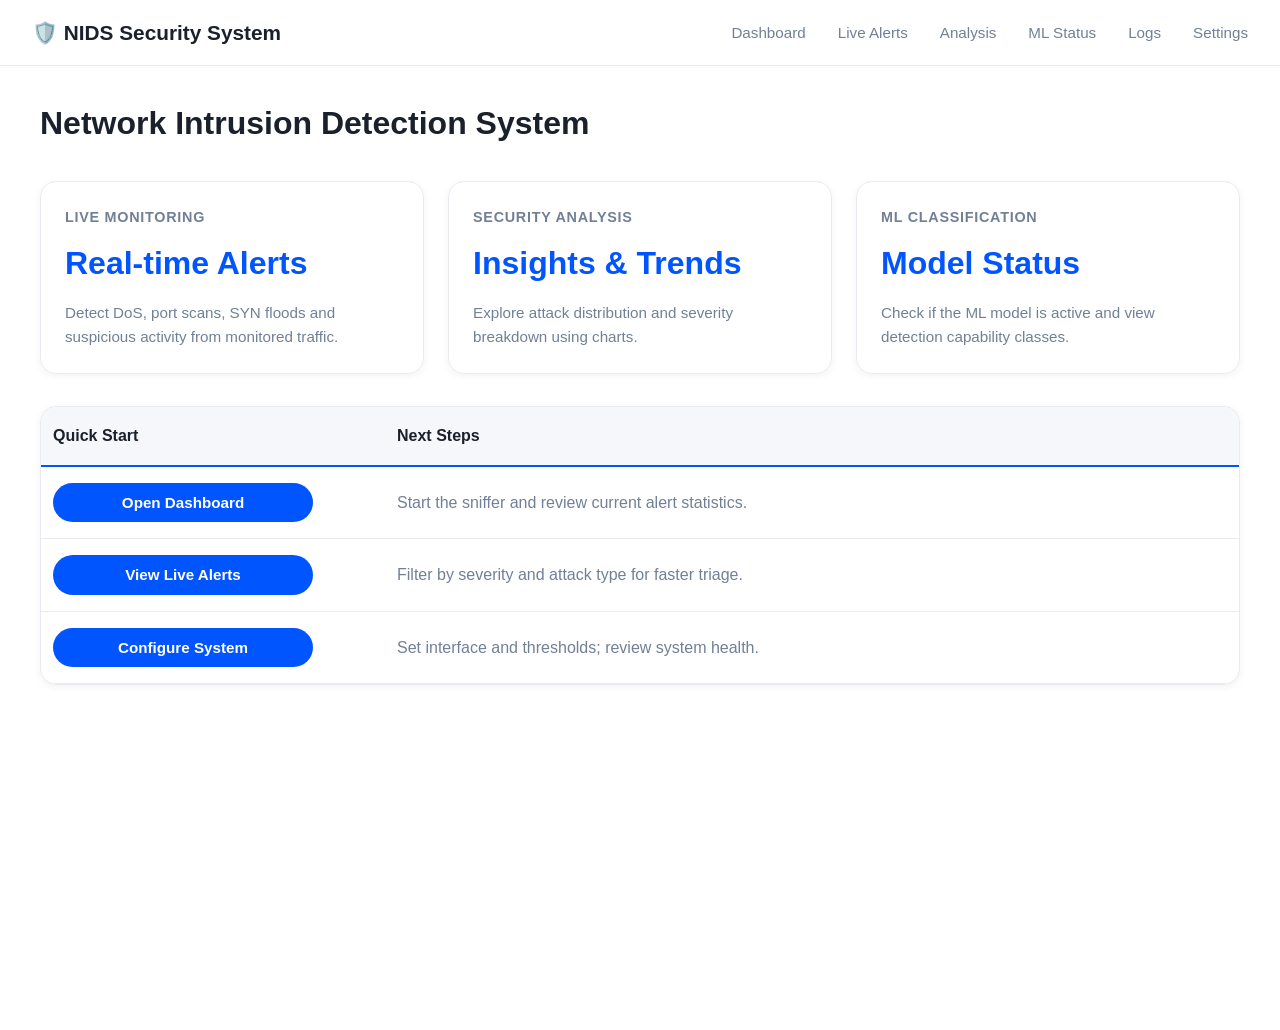
<file: templates/landing.html>
<!DOCTYPE html>
<html lang="en">
<head>
    <meta charset="UTF-8" />
    <meta name="viewport" content="width=device-width, initial-scale=1.0" />
    <title>NIDS — Network Intrusion Detection System</title>
    <link rel="stylesheet" href="/static/css/style.css" />
    <meta name="description" content="NIDS dashboard for live intrusion detection, analysis, and ML status." />
</head>
<body>
    <nav class="navbar">
        <div class="navbar-brand">🛡️ NIDS Security System</div>
        <ul class="navbar-menu">
            <li><a href="/dashboard">Dashboard</a></li>
            <li><a href="/alerts">Live Alerts</a></li>
            <li><a href="/analysis">Analysis</a></li>
            <li><a href="/ml_status">ML Status</a></li>
            <li><a href="/logs">Logs</a></li>
            <li><a href="/settings">Settings</a></li>
        </ul>
    </nav>

    <main class="main-content">
        <div class="container">
            <div class="page-header">
                <h1>Network Intrusion Detection System</h1>
            </div>

            <div class="card-container">
                <div class="card">
                    <div class="label">Live Monitoring</div>
                    <div class="stat-value">Real-time Alerts</div>
                    <p style="margin:0.75rem 0 0; color: var(--text-muted); font-size:0.95rem;">
                        Detect DoS, port scans, SYN floods and suspicious activity from monitored traffic.
                    </p>
                </div>

                <div class="card">
                    <div class="label">Security Analysis</div>
                    <div class="stat-value">Insights & Trends</div>
                    <p style="margin:0.75rem 0 0; color: var(--text-muted); font-size:0.95rem;">
                        Explore attack distribution and severity breakdown using charts.
                    </p>
                </div>

                <div class="card">
                    <div class="label">ML Classification</div>
                    <div class="stat-value">Model Status</div>
                    <p style="margin:0.75rem 0 0; color: var(--text-muted); font-size:0.95rem;">
                        Check if the ML model is active and view detection capability classes.
                    </p>
                </div>
            </div>

            <div class="table-wrapper">
                <table>
                    <thead>
                        <tr>
                            <th style="width: 320px;">Quick Start</th>
                            <th>Next Steps</th>
                        </tr>
                    </thead>
                    <tbody>
                        <tr>
                            <td>
                                <button class="btn-primary" style="width: 100%; max-width: 260px;" onclick="location.href='/dashboard'">Open Dashboard</button>
                            </td>
                            <td style="color: var(--text-muted);">
                                Start the sniffer and review current alert statistics.
                            </td>
                        </tr>
                        <tr>
                            <td>
                                <button class="btn-primary" style="width: 100%; max-width: 260px;" onclick="location.href='/alerts'">View Live Alerts</button>
                            </td>
                            <td style="color: var(--text-muted);">
                                Filter by severity and attack type for faster triage.
                            </td>
                        </tr>
                        <tr>
                            <td>
                                <button class="btn-primary" style="width: 100%; max-width: 260px;" onclick="location.href='/settings'">Configure System</button>
                            </td>
                            <td style="color: var(--text-muted);">
                                Set interface and thresholds; review system health.
                            </td>
                        </tr>
                    </tbody>
                </table>
            </div>
        </div>
    </main>
</body>
</html>
</file>
<file: static/css/style.css>
/* Global variables for modern light theme with bright blue */
:root {
  --bg-primary: #ffffff;      /* White background */
  --bg-secondary: #f5f7fa;    /* Light gray background */
  --surface: #ffffff;         /* White card background */
  --border: #e8ecf1;          /* Very light border color */
  --text-primary: #1a202c;    /* Dark text */
  --text-muted: #718096;      /* Muted text */
  --accent-blue: #0055ff;     /* Bright blue accent */
  --accent-blue-light: #e8f1ff; /* Light blue background */
  --card-radius: 16px;        /* Rounded corners */
  --card-border: 1px solid var(--border);
}

/* Base page styling */
body {
  margin: 0;
  font-family: -apple-system, BlinkMacSystemFont, "Segoe UI", "Roboto", "Oxygen", "Ubuntu", "Cantarell", sans-serif;
  background-color: var(--bg-primary);
  color: var(--text-primary);
  line-height: 1.6;
}

/* Top Navigation Bar */
.navbar {
  background-color: var(--bg-primary);
  border-bottom: 1px solid var(--border);
  padding: 1rem 2rem;
  display: flex;
  justify-content: space-between;
  align-items: center;
  height: auto;
  box-shadow: 0 1px 3px rgba(0, 0, 0, 0.05);
}

.navbar-brand {
  color: var(--text-primary);
  font-size: 1.3rem;
  font-weight: 700;
  text-decoration: none;
}

.navbar-menu {
  display: flex;
  gap: 2rem;
  list-style: none;
  margin: 0;
  padding: 0;
}

.navbar-menu a {
  color: var(--text-muted);
  text-decoration: none;
  font-weight: 500;
  font-size: 0.95rem;
  transition: color 0.3s;
}

.navbar-menu a:hover {
  color: var(--accent-blue);
}

.navbar-actions {
  display: flex;
  gap: 1rem;
  align-items: center;
}

.btn-login {
  background: transparent;
  color: var(--text-primary);
  border: 1px solid var(--border);
  padding: 0.5rem 1.2rem;
  border-radius: 8px;
  cursor: pointer;
  font-weight: 500;
  transition: all 0.3s;
}

.btn-login:hover {
  background: var(--bg-secondary);
  border-color: var(--accent-blue);
  color: var(--accent-blue);
}

.btn-primary {
  background-color: var(--accent-blue);
  color: white;
  border: none;
  padding: 0.7rem 1.8rem;
  border-radius: 50px;
  cursor: pointer;
  font-weight: 600;
  font-size: 0.95rem;
  transition: all 0.3s;
}

.btn-primary:hover {
  background-color: #0047d4;
  transform: translateY(-2px);
  box-shadow: 0 8px 16px rgba(0, 85, 255, 0.2);
}

.btn-secondary {
  background: transparent;
  color: var(--text-primary);
  border: 1px solid var(--border);
  padding: 0.5rem 1.2rem;
  border-radius: 8px;
  cursor: pointer;
  font-weight: 500;
  transition: all 0.3s;
}

.btn-secondary:hover {
  background: var(--bg-secondary);
  border-color: var(--accent-blue);
}

/* Main content area */
.main-content {
  margin-top: 0;
  padding: 2rem;
  min-height: 100vh;
  background: var(--bg-primary);
}

.main {
  margin-top: 0;
  padding: 2rem;
  min-height: 100vh;
  background: var(--bg-primary);
}

/* Page header styling */
.page-header {
  color: var(--text-primary);
  margin-bottom: 2rem;
}

.page-header h1 {
  font-size: 2rem;
  color: var(--text-primary);
  margin: 0;
}

.back-link {
  color: var(--accent-blue);
  text-decoration: none;
  margin-bottom: 1rem;
  display: inline-block;
  font-weight: 500;
  transition: color 0.3s;
}

.back-link:hover {
  color: var(--text-primary);
}

/* Card container and styling */
.card-container {
  display: grid;
  grid-template-columns: repeat(auto-fit, minmax(250px, 1fr));
  gap: 1.5rem;
  margin-bottom: 2rem;
}

.card {
  background-color: var(--surface);
  border: var(--card-border);
  border-radius: var(--card-radius);
  padding: 1.5rem;
  box-shadow: 0 2px 8px rgba(0, 0, 0, 0.05);
  transition: all 0.3s ease;
}

.card:hover {
  transform: translateY(-4px);
  box-shadow: 0 8px 20px rgba(0, 0, 0, 0.08);
}

.card .label {
  font-size: 0.9rem;
  color: var(--text-muted);
  text-transform: uppercase;
  letter-spacing: 0.05em;
  margin-bottom: 0.5rem;
  font-weight: 600;
}

.card .stat-value {
  font-size: 2rem;
  font-weight: 700;
  color: var(--accent-blue);
}

.card .value {
  font-size: 1.8rem;
  font-weight: 600;
  color: var(--accent-blue);
}

/* Feature cards with icons */
.feature-card {
  background-color: var(--surface);
  border: var(--card-border);
  border-radius: var(--card-radius);
  padding: 2rem;
  text-align: center;
  box-shadow: 0 2px 8px rgba(0, 0, 0, 0.05);
  transition: all 0.3s ease;
}

.feature-card:hover {
  transform: translateY(-8px);
  box-shadow: 0 12px 32px rgba(0, 0, 0, 0.1);
}

.feature-icon {
  width: 60px;
  height: 60px;
  margin: 0 auto 1rem;
  background-color: var(--accent-blue-light);
  border-radius: 12px;
  display: flex;
  align-items: center;
  justify-content: center;
  font-size: 1.8rem;
  color: var(--accent-blue);
}

.feature-card h3 {
  color: var(--text-primary);
  margin: 0 0 0.5rem 0;
  font-size: 1.1rem;
}

.feature-card p {
  color: var(--text-muted);
  font-size: 0.95rem;
  line-height: 1.6;
}

/* Table styling – alerts, logs, etc. */
.table-wrapper {
  background-color: var(--surface);
  border: var(--card-border);
  border-radius: var(--card-radius);
  overflow: hidden;
  box-shadow: 0 2px 8px rgba(0, 0, 0, 0.05);
}
.table-wrapper table {
  width: 100%;
  border-collapse: collapse;
}
.table-wrapper th,
.table-wrapper td {
  padding: 1rem 0.75rem;
  text-align: left;
  border-bottom: 1px solid var(--border);
  color: var(--text-primary);
}
.table-wrapper th {
  background-color: var(--bg-secondary);
  font-weight: 600;
  color: var(--text-primary);
  border-bottom: 2px solid var(--accent-blue);
}
.table-wrapper tr:hover {
  background-color: var(--accent-blue-light);
}

/* In-page tables */
table {
  width: 100%;
  border-collapse: collapse;
  background-color: var(--surface);
  border-radius: var(--card-radius);
  overflow: hidden;
  box-shadow: 0 2px 8px rgba(0, 0, 0, 0.05);
}

table th {
  background-color: var(--bg-secondary);
  color: var(--text-primary);
  padding: 1rem;
  text-align: left;
  font-weight: 600;
  border-bottom: 2px solid var(--accent-blue);
}

table td {
  padding: 0.75rem 1rem;
  border-bottom: 1px solid var(--border);
}

table tr:hover {
  background-color: var(--accent-blue-light);
}

/* Buttons */
button,
input[type="button"],
input[type="submit"] {
  background-color: var(--accent-blue);
  color: white;
  border: none;
  border-radius: 50px;
  padding: 0.7rem 1.8rem;
  cursor: pointer;
  font-weight: 600;
  transition: all 0.3s;
  font-size: 0.95rem;
}

button:hover,
input[type="button"]:hover,
input[type="submit"]:hover {
  background-color: #0047d4;
  transform: translateY(-2px);
  box-shadow: 0 8px 16px rgba(0, 85, 255, 0.2);
}

/* Secondary buttons */
.btn-secondary {
  background-color: var(--accent-blue);
}

.btn-secondary:hover {
  background-color: #0047d4;
}

/* Form elements – used in settings page */
input, select, textarea {
  background-color: var(--surface);
  color: var(--text-primary);
  border: var(--card-border);
  border-radius: 8px;
  padding: 0.7rem;
  font-family: inherit;
  transition: all 0.3s;
  font-size: 0.95rem;
}

input:focus, select:focus, textarea:focus {
  outline: none;
  border-color: var(--accent-blue);
  box-shadow: 0 0 0 3px var(--accent-blue-light);
}

/* Utility classes */
.text-muted { color: var(--text-muted); }
.text-primary { color: var(--text-primary); }
.text-white { color: white; }
.text-blue { color: var(--accent-blue); }
.text-center { text-align: center; }

.container {
  max-width: 1200px;
  margin: 0 auto;
}

.clock {
  color: var(--accent-blue);
  font-size: 1.5rem;
  font-weight: 600;
  margin-bottom: 1.5rem;
  background: var(--accent-blue-light);
  padding: 0.5rem 1rem;
  border-radius: 8px;
  display: inline-block;
  font-family: 'Courier New', monospace;
}

h1 {
  color: var(--text-primary);
  margin-bottom: 1.5rem;
}

h2 {
  color: var(--text-primary);
  margin-top: 2rem;
  margin-bottom: 1rem;
  border-bottom: 2px solid var(--accent-blue);
  padding-bottom: 0.5rem;
}

h3 {
  color: var(--text-primary);
}

/* Responsive adjustments */
@media (max-width: 768px) {
  .main, .main-content {
    margin-top: 0;
    padding: 1rem;
  }
  
  .card-container {
    grid-template-columns: 1fr;
  }
  
  .navbar-menu {
    gap: 1rem;
  }
}

/* Landing page specific styles (hero + quote card) */
:root {
  --mint-100: #f0fbf9;
  --mint-200: #e6f7f4;
  --mint-500: #2bb39a;
  --teal: #12bfa7;
}

.landing-page { background: linear-gradient(180deg, #f7fdfc 0%, #ffffff 50%); }
.site-header { padding: 1.25rem 0; background: transparent; }
.site-header .header-inner { display:flex; align-items:center; justify-content:space-between; }
.logo { font-weight:700; color: var(--mint-500); font-size:1.25rem; text-decoration:none; }
.logo-pro { font-size:0.65rem; margin-left:6px; color:#48c9b0; background:#eafff7; padding:2px 6px; border-radius:6px; font-weight:800; }
.main-nav ul { display:flex; gap:1.25rem; list-style:none; margin:0; padding:0; }
.main-nav a { color: #344957; text-decoration:none; font-weight:600; }
.header-cta .btn-quote { background: var(--teal); color: white; padding:0.5rem 1rem; border-radius:24px; border:none; font-weight:700; }

.hero { padding:4.5rem 0; }
.hero-inner { display:grid; grid-template-columns: 1fr 420px; gap:2.5rem; align-items:start; }
.hero-left { padding-right:1rem; }
.badge { display:inline-block; background:#e9fbf8; color:var(--mint-500); padding:6px 12px; border-radius:20px; font-weight:700; margin-bottom:1rem; }
.hero-title { font-size:3rem; margin:0 0 1rem 0; line-height:1.03; color:#0f2b2a; }
.highlight { color:var(--teal); }
.hero-sub { color:#556b6a; max-width:44rem; font-size:1.05rem; }
.hero-actions { margin:1.5rem 0; display:flex; gap:1rem; }
.hero-actions .btn-primary { background:var(--teal); border-radius:12px; padding:0.8rem 1.25rem; box-shadow:0 12px 30px rgba(18,191,167,0.08); }
.hero-actions .btn-secondary { background:transparent; border:1px solid rgba(16,90,84,0.08); color:#0f2b2a; padding:0.6rem 1rem; border-radius:10px; }

.stats-row { display:flex; gap:2rem; margin-top:2rem; }
.stat { text-align:left; }
.stat-num { font-size:1.25rem; font-weight:800; color:var(--teal); }
.stat-label { color:#6b7b7a; font-weight:700; font-size:0.85rem; }

.quote-card { background: white; border-radius:12px; padding:1.75rem; box-shadow:0 18px 40px rgba(14,45,44,0.06); border:1px solid #eef6f4; }
.quote-card .card-title { margin:0; font-size:1.05rem; font-weight:800; }
.quote-card .card-sub { color:#6b7b7a; margin:0.25rem 0 1rem 0; }
.quote-form label { display:block; font-weight:700; color:#425a59; margin-bottom:0.5rem; font-size:0.9rem; }
.quote-form select { width:100%; padding:0.6rem; border-radius:8px; border:1px solid #e6efed; }
.range-row { margin-top:0.75rem; }
.range-row input[type=range] { width:100%; margin-top:0.5rem; }
.range-value { text-align:right; color:#2d6b66; font-weight:700; margin-top:0.25rem; }
.bed-controls { display:flex; align-items:center; gap:0.5rem; }
.bed-controls .small { width:34px; height:34px; border-radius:8px; border:1px solid #e6efed; background:white; font-size:1.1rem; }
.freq { background:#f3f8f7; border:0; padding:0.5rem 0.7rem; border-radius:8px; margin-right:0.4rem; font-weight:700; }
.freq.active { background:var(--teal); color:white; }
.estimated { background:#f3fefb; padding:0.8rem; border-radius:8px; margin:0.8rem 0; text-align:center; }
.estimated-label { font-weight:700; color:#6b7b7a; }
.estimated-price { font-size:1.65rem; color:var(--teal); font-weight:900; }
.btn-primary.full { width:100%; border-radius:10px; padding:0.9rem; }

.features { padding:2.5rem 0; background:transparent; }
.features-inner { display:grid; grid-template-columns:repeat(4,1fr); gap:1.2rem; }
.feature { background:transparent; text-align:center; padding:1rem; }
.feature-icon { display:inline-flex; align-items:center; justify-content:center; width:56px; height:56px; border-radius:12px; background:#e9fbf8; color:var(--teal); font-weight:800; margin-bottom:0.6rem; }

@media (max-width: 980px) {
  .hero-inner { grid-template-columns: 1fr; }
  .features-inner { grid-template-columns:repeat(2,1fr); }
}
</file>
